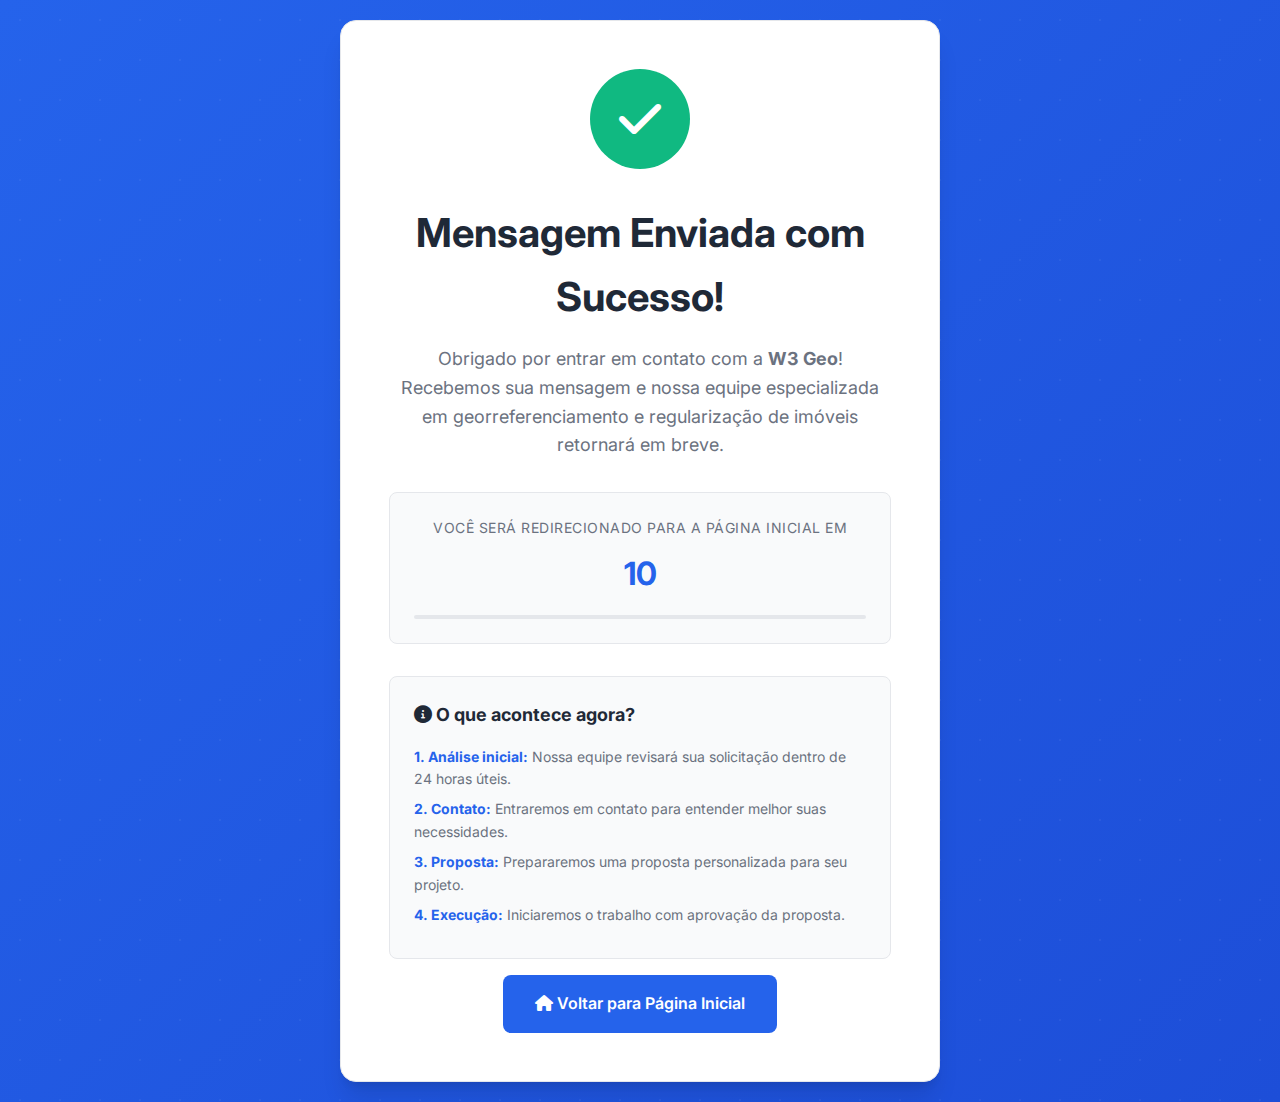
<file: obrigado.html>
<!DOCTYPE html>
<html lang="pt-BR">
<head>
    <meta charset="UTF-8">
    <meta name="viewport" content="width=device-width, initial-scale=1.0">
    <title>Mensagem Enviada com Sucesso - W3 Geo</title>
    <link rel="stylesheet" href="css/style.css">
    <link rel="stylesheet" href="https://cdnjs.cloudflare.com/ajax/libs/font-awesome/6.0.0/css/all.min.css">
    <link href="https://fonts.googleapis.com/css2?family=Inter:wght@300;400;500;600;700&display=swap" rel="stylesheet">
    <style>
        /* Additional styles for success page */
        .success-page {
            min-height: 100vh;
            display: flex;
            align-items: center;
            justify-content: center;
            background: linear-gradient(135deg, var(--primary-color) 0%, var(--primary-dark) 100%);
            position: relative;
            overflow: hidden;
        }

        .success-page::before {
            content: '';
            position: absolute;
            top: 0;
            left: 0;
            right: 0;
            bottom: 0;
            background: url('data:image/svg+xml,<svg xmlns="http://www.w3.org/2000/svg" viewBox="0 0 100 100"><circle cx="50" cy="50" r="2" fill="rgba(255,255,255,0.1)"/></svg>') repeat;
            background-size: 40px 40px;
        }

        .success-container {
            background: white;
            padding: 3rem;
            border-radius: 16px;
            box-shadow: var(--shadow-xl);
            text-align: center;
            max-width: 600px;
            margin: 20px;
            position: relative;
            z-index: 1;
            border: 1px solid var(--border-color);
        }

        .success-icon {
            width: 100px;
            height: 100px;
            background: var(--secondary-color);
            border-radius: 50%;
            display: flex;
            align-items: center;
            justify-content: center;
            margin: 0 auto 2rem;
            animation: successPulse 2s ease-in-out infinite;
        }

        .success-icon i {
            font-size: 3rem;
            color: white;
        }

        .success-title {
            font-size: 2.5rem;
            font-weight: 700;
            color: var(--text-primary);
            margin-bottom: 1rem;
        }

        .success-message {
            font-size: 1.125rem;
            color: var(--text-secondary);
            margin-bottom: 2rem;
            line-height: 1.6;
        }

        .countdown-timer {
            background: var(--background-light);
            padding: 1.5rem;
            border-radius: 8px;
            margin: 2rem 0;
            border: 1px solid var(--border-color);
        }

        .countdown-label {
            font-size: 0.875rem;
            color: var(--text-secondary);
            margin-bottom: 0.5rem;
            text-transform: uppercase;
            letter-spacing: 0.5px;
        }

        .countdown-number {
            font-size: 2rem;
            font-weight: 700;
            color: var(--primary-color);
            display: block;
        }

        .progress-bar {
            width: 100%;
            height: 4px;
            background: var(--border-color);
            border-radius: 2px;
            overflow: hidden;
            margin-top: 1rem;
        }

        .progress-fill {
            height: 100%;
            background: var(--primary-color);
            border-radius: 2px;
            transition: width 1s linear;
        }

        .btn-home {
            display: inline-block;
            padding: 1rem 2rem;
            background: var(--primary-color);
            color: white;
            text-decoration: none;
            border-radius: 8px;
            font-weight: 600;
            transition: all 0.3s ease;
            margin-top: 1rem;
        }

        .btn-home:hover {
            background: var(--primary-dark);
            transform: translateY(-2px);
            box-shadow: var(--shadow-md);
        }

        .contact-info-success {
            background: var(--background-light);
            padding: 1.5rem;
            border-radius: 8px;
            margin-top: 2rem;
            text-align: left;
            border: 1px solid var(--border-color);
        }

        .contact-info-success h4 {
            color: var(--text-primary);
            margin-bottom: 1rem;
            font-size: 1.125rem;
        }

        .contact-info-success p {
            color: var(--text-secondary);
            margin-bottom: 0.5rem;
            font-size: 0.875rem;
        }

        .contact-info-success strong {
            color: var(--primary-color);
        }

        @keyframes successPulse {
            0%, 100% {
                transform: scale(1);
                box-shadow: 0 0 0 0 rgba(16, 185, 129, 0.7);
            }
            50% {
                transform: scale(1.05);
                box-shadow: 0 0 0 10px rgba(16, 185, 129, 0);
            }
        }

        @keyframes fadeInUp {
            from {
                opacity: 0;
                transform: translateY(30px);
            }
            to {
                opacity: 1;
                transform: translateY(0);
            }
        }

        .success-container {
            animation: fadeInUp 0.6s ease-out;
        }

        /* Responsive adjustments */
        @media (max-width: 768px) {
            .success-container {
                padding: 2rem;
                margin: 15px;
            }
            
            .success-title {
                font-size: 2rem;
            }
            
            .success-icon {
                width: 80px;
                height: 80px;
            }
            
            .success-icon i {
                font-size: 2.5rem;
            }
        }

        @media (max-width: 480px) {
            .success-container {
                padding: 1.5rem;
            }
            
            .success-title {
                font-size: 1.75rem;
            }
            
            .countdown-number {
                font-size: 1.5rem;
            }
        }
    </style>
</head>
<body>
    <div class="success-page">
        <div class="success-container">
            <div class="success-icon">
                <i class="fas fa-check"></i>
            </div>
            
            <h1 class="success-title">Mensagem Enviada com Sucesso!</h1>
            
            <p class="success-message">
                Obrigado por entrar em contato com a <strong>W3 Geo</strong>! Recebemos sua mensagem e nossa equipe especializada em georreferenciamento e regularização de imóveis retornará em breve.
            </p>
            
            <div class="countdown-timer">
                <div class="countdown-label">Você será redirecionado para a página inicial em</div>
                <span class="countdown-number" id="countdown">10</span>
                <div class="progress-bar">
                    <div class="progress-fill" id="progressFill"></div>
                </div>
            </div>
            
            <div class="contact-info-success">
                <h4><i class="fas fa-info-circle"></i> O que acontece agora?</h4>
                <p><strong>1. Análise inicial:</strong> Nossa equipe revisará sua solicitação dentro de 24 horas úteis.</p>
                <p><strong>2. Contato:</strong> Entraremos em contato para entender melhor suas necessidades.</p>
                <p><strong>3. Proposta:</strong> Prepararemos uma proposta personalizada para seu projeto.</p>
                <p><strong>4. Execução:</strong> Iniciaremos o trabalho com aprovação da proposta.</p>
            </div>
            
            <a href="index.html" class="btn-home">
                <i class="fas fa-home"></i> Voltar para Página Inicial
            </a>
        </div>
    </div>

    <script>
        // Countdown timer and auto-redirect
        let timeLeft = 10;
        const countdownElement = document.getElementById('countdown');
        const progressFill = document.getElementById('progressFill');
        const totalTime = 10;
        
        function updateCountdown() {
            countdownElement.textContent = timeLeft;
            
            // Update progress bar
            const progress = ((totalTime - timeLeft) / totalTime) * 100;
            progressFill.style.width = progress + '%';
            
            if (timeLeft <= 0) {
                // Redirect to home page
                window.location.href = 'index.html';
            } else {
                timeLeft--;
                setTimeout(updateCountdown, 1000);
            }
        }
        
        // Start countdown when page loads
        updateCountdown();
        
        // Add some interactive elements
        document.addEventListener('DOMContentLoaded', function() {
            // Add click event to home button
            const homeBtn = document.querySelector('.btn-home');
            homeBtn.addEventListener('click', function(e) {
                e.preventDefault();
                window.location.href = 'index.html';
            });
            
            // Add pulse effect to success icon
            const successIcon = document.querySelector('.success-icon');
            setInterval(() => {
                successIcon.style.animation = 'none';
                setTimeout(() => {
                    successIcon.style.animation = 'successPulse 2s ease-in-out infinite';
                }, 10);
            }, 2000);
        });
        
        // Prevent back button issues
        window.history.pushState(null, null, window.location.href);
        window.onpopstate = function () {
            window.history.go(1);
        };
    </script>
</body>
</html>
</file>
<file: css/style.css>
/* Reset and Base Styles */
* {
    margin: 0;
    padding: 0;
    box-sizing: border-box;
}

:root {
    --primary-color: #2563eb;
    --primary-dark: #1d4ed8;
    --secondary-color: #10b981;
    --accent-color: #f59e0b;
    --text-primary: #1f2937;
    --text-secondary: #6b7280;
    --text-light: #9ca3af;
    --background-light: #f9fafb;
    --background-white: #ffffff;
    --border-color: #e5e7eb;
    --shadow-sm: 0 1px 2px 0 rgb(0 0 0 / 0.05);
    --shadow-md: 0 4px 6px -1px rgb(0 0 0 / 0.1), 0 2px 4px -2px rgb(0 0 0 / 0.1);
    --shadow-lg: 0 10px 15px -3px rgb(0 0 0 / 0.1), 0 4px 6px -4px rgb(0 0 0 / 0.1);
    --shadow-xl: 0 20px 25px -5px rgb(0 0 0 / 0.1), 0 8px 10px -6px rgb(0 0 0 / 0.1);
}

html {
    scroll-behavior: smooth;
}

body {
    font-family: 'Inter', -apple-system, BlinkMacSystemFont, 'Segoe UI', Roboto, sans-serif;
    line-height: 1.6;
    color: var(--text-primary);
    background-color: var(--background-white);
}

.container {
    max-width: 1200px;
    margin: 0 auto;
    padding: 0 20px;
}

/* Header and Navigation */
.header {
    position: fixed;
    top: 0;
    left: 0;
    right: 0;
    background-color: var(--background-white);
    border-bottom: 1px solid var(--border-color);
    z-index: 1000;
    box-shadow: var(--shadow-sm);
}

.navbar {
    padding: 1rem 0;
}

.nav-container {
    max-width: 1200px;
    margin: 0 auto;
    padding: 0 20px;
    display: flex;
    justify-content: space-between;
    align-items: center;
}

.nav-logo {
    display: flex;
    align-items: center;
    gap: 0.5rem;
    font-size: 1.5rem;
    font-weight: 700;
    color: var(--primary-color);
}

.nav-logo i {
    font-size: 2rem;
}

.nav-menu {
    display: flex;
    list-style: none;
    gap: 2rem;
}

.nav-link {
    text-decoration: none;
    color: var(--text-primary);
    font-weight: 500;
    transition: color 0.3s ease;
    position: relative;
}

.nav-link:hover {
    color: var(--primary-color);
}

.nav-link::after {
    content: '';
    position: absolute;
    bottom: -5px;
    left: 0;
    width: 0;
    height: 2px;
    background-color: var(--primary-color);
    transition: width 0.3s ease;
}

.nav-link:hover::after {
    width: 100%;
}

.hamburger {
    display: none;
    flex-direction: column;
    cursor: pointer;
}

.bar {
    width: 25px;
    height: 3px;
    background-color: var(--text-primary);
    margin: 3px 0;
    transition: 0.3s;
}

/* Hero Section */
.hero {
    padding: 120px 0 80px;
    background: linear-gradient(135deg, var(--primary-color) 0%, var(--primary-dark) 100%);
    color: white;
    position: relative;
    overflow: hidden;
}

.hero::before {
    content: '';
    position: absolute;
    top: 0;
    left: 0;
    right: 0;
    bottom: 0;
    background: url('data:image/svg+xml,<svg xmlns="http://www.w3.org/2000/svg" viewBox="0 0 100 100"><circle cx="50" cy="50" r="2" fill="rgba(255,255,255,0.1)"/></svg>') repeat;
    background-size: 40px 40px;
}

.hero-container {
    max-width: 1200px;
    margin: 0 auto;
    padding: 0 20px;
    display: grid;
    grid-template-columns: 1fr 1fr;
    gap: 4rem;
    align-items: center;
    position: relative;
    z-index: 1;
}

.hero-title {
    font-size: 3rem;
    font-weight: 700;
    line-height: 1.2;
    margin-bottom: 1.5rem;
}

.hero-description {
    font-size: 1.25rem;
    line-height: 1.6;
    margin-bottom: 2.5rem;
    opacity: 0.9;
}

.hero-buttons {
    display: flex;
    gap: 1rem;
    flex-wrap: wrap;
}

.btn {
    display: inline-block;
    padding: 1rem 2rem;
    text-decoration: none;
    border-radius: 8px;
    font-weight: 600;
    transition: all 0.3s ease;
    border: none;
    cursor: pointer;
    text-align: center;
    font-size: 1rem;
}

.btn-primary {
    background-color: var(--secondary-color);
    color: white;
}

.btn-primary:hover {
    background-color: #059669;
    transform: translateY(-2px);
    box-shadow: var(--shadow-lg);
}

.btn-secondary {
    background-color: transparent;
    color: white;
    border: 2px solid white;
}

.btn-secondary:hover {
    background-color: white;
    color: var(--primary-color);
    transform: translateY(-2px);
}

.hero-image {
    display: flex;
    justify-content: center;
    align-items: center;
}

.hero-icon {
    font-size: 12rem;
    opacity: 0.3;
    animation: float 6s ease-in-out infinite;
}

@keyframes float {
    0%, 100% { transform: translateY(0px); }
    50% { transform: translateY(-20px); }
}

/* Section Styles */
section {
    padding: 80px 0;
}

.section-header {
    text-align: center;
    margin-bottom: 4rem;
}

.section-title {
    font-size: 2.5rem;
    font-weight: 700;
    color: var(--text-primary);
    margin-bottom: 1rem;
}

.section-subtitle {
    font-size: 1.125rem;
    color: var(--text-secondary);
    max-width: 600px;
    margin: 0 auto;
}

/* Services Section */
.services {
    background-color: var(--background-light);
}

.services-grid {
    display: grid;
    grid-template-columns: repeat(auto-fit, minmax(350px, 1fr));
    gap: 2rem;
}

.service-card {
    background-color: var(--background-white);
    padding: 2.5rem;
    border-radius: 12px;
    box-shadow: var(--shadow-md);
    transition: all 0.3s ease;
    border: 1px solid var(--border-color);
}

.service-card:hover {
    transform: translateY(-5px);
    box-shadow: var(--shadow-xl);
    border-color: var(--primary-color);
}

.service-icon {
    width: 70px;
    height: 70px;
    background-color: var(--primary-color);
    border-radius: 50%;
    display: flex;
    align-items: center;
    justify-content: center;
    margin-bottom: 1.5rem;
}

.service-icon i {
    font-size: 1.75rem;
    color: white;
}

.service-card h3 {
    font-size: 1.5rem;
    font-weight: 600;
    color: var(--text-primary);
    margin-bottom: 1rem;
}

.service-card p {
    color: var(--text-secondary);
    margin-bottom: 1.5rem;
    line-height: 1.6;
}

.service-features {
    list-style: none;
}

.service-features li {
    padding: 0.5rem 0;
    color: var(--text-secondary);
    position: relative;
    padding-left: 1.5rem;
}

.service-features li::before {
    content: '✓';
    position: absolute;
    left: 0;
    color: var(--secondary-color);
    font-weight: bold;
}

/* Portfolio Section */
.portfolio-grid {
    display: grid;
    grid-template-columns: repeat(auto-fit, minmax(300px, 1fr));
    gap: 2rem;
}

.portfolio-item {
    background-color: var(--background-white);
    border-radius: 12px;
    overflow: hidden;
    box-shadow: var(--shadow-md);
    transition: all 0.3s ease;
}

.portfolio-item:hover {
    transform: translateY(-5px);
    box-shadow: var(--shadow-xl);
}

.portfolio-image {
    height: 200px;
    background-color: var(--primary-color);
    display: flex;
    align-items: center;
    justify-content: center;
}

.portfolio-image i {
    font-size: 4rem;
    color: white;
    opacity: 0.8;
}

.portfolio-content {
    padding: 1.5rem;
}

.portfolio-content h3 {
    font-size: 1.25rem;
    font-weight: 600;
    color: var(--text-primary);
    margin-bottom: 0.5rem;
}

.portfolio-content p {
    color: var(--text-secondary);
    margin-bottom: 1rem;
    line-height: 1.6;
}

.portfolio-tag {
    display: inline-block;
    background-color: var(--secondary-color);
    color: white;
    padding: 0.25rem 0.75rem;
    border-radius: 20px;
    font-size: 0.875rem;
    font-weight: 500;
}

/* About Section */
.about {
    background-color: var(--background-light);
}

.about-content {
    display: grid;
    grid-template-columns: 1fr 1fr;
    gap: 4rem;
    align-items: center;
}

.about-text h2 {
    font-size: 2.5rem;
    font-weight: 700;
    color: var(--text-primary);
    margin-bottom: 1.5rem;
}

.about-text p {
    color: var(--text-secondary);
    margin-bottom: 1.5rem;
    line-height: 1.8;
    font-size: 1.125rem;
}

.about-stats {
    display: flex;
    gap: 2rem;
    margin-top: 2rem;
}

.stat-item {
    text-align: center;
}

.stat-item h3 {
    font-size: 2rem;
    font-weight: 700;
    color: var(--primary-color);
    margin-bottom: 0.5rem;
}

.stat-item p {
    color: var(--text-secondary);
    font-weight: 500;
}

.about-image {
    display: flex;
    justify-content: center;
    align-items: center;
}

.about-image i {
    font-size: 12rem;
    color: var(--primary-color);
    opacity: 0.1;
}

/* Contact Section */
.contact-content {
    display: grid;
    grid-template-columns: 1fr 1fr;
    gap: 4rem;
}

.contact-item {
    display: flex;
    gap: 1rem;
    margin-bottom: 2rem;
}

.contact-icon {
    width: 50px;
    height: 50px;
    background-color: var(--primary-color);
    border-radius: 50%;
    display: flex;
    align-items: center;
    justify-content: center;
    flex-shrink: 0;
}

.contact-icon i {
    color: white;
    font-size: 1.25rem;
}

.contact-text h3 {
    font-size: 1.125rem;
    font-weight: 600;
    color: var(--text-primary);
    margin-bottom: 0.5rem;
}

.contact-text p {
    color: var(--text-secondary);
    line-height: 1.6;
}

/* Form Styles */
.contact-form {
    background-color: var(--background-white);
    padding: 2.5rem;
    border-radius: 12px;
    box-shadow: var(--shadow-md);
    border: 1px solid var(--border-color);
}

.form-group {
    margin-bottom: 1.5rem;
}

.form-group input,
.form-group select,
.form-group textarea {
    width: 100%;
    padding: 1rem;
    border: 2px solid var(--border-color);
    border-radius: 8px;
    font-size: 1rem;
    transition: border-color 0.3s ease;
    background-color: var(--background-white);
    color: var(--text-primary);
}

.form-group input:focus,
.form-group select:focus,
.form-group textarea:focus {
    outline: none;
    border-color: var(--primary-color);
}

.form-group textarea {
    resize: vertical;
    min-height: 120px;
}

.form-group select {
    cursor: pointer;
}

/* Footer */
.footer {
    background-color: var(--text-primary);
    color: white;
    padding: 3rem 0 1rem;
}

.footer-content {
    display: grid;
    grid-template-columns: repeat(auto-fit, minmax(250px, 1fr));
    gap: 2rem;
    margin-bottom: 2rem;
}

.footer-logo {
    display: flex;
    align-items: center;
    gap: 0.5rem;
    font-size: 1.5rem;
    font-weight: 700;
    margin-bottom: 1rem;
}

.footer-logo i {
    font-size: 2rem;
    color: var(--secondary-color);
}

.footer-section p {
    color: #d1d5db;
    margin-bottom: 1.5rem;
    line-height: 1.6;
}

.footer-section h3 {
    font-size: 1.25rem;
    font-weight: 600;
    margin-bottom: 1rem;
    color: white;
}

.footer-section ul {
    list-style: none;
}

.footer-section ul li {
    margin-bottom: 0.5rem;
}

.footer-section ul li a {
    color: #d1d5db;
    text-decoration: none;
    transition: color 0.3s ease;
}

.footer-section ul li a:hover {
    color: var(--secondary-color);
}

.social-links {
    display: flex;
    gap: 1rem;
}

.social-links a {
    width: 40px;
    height: 40px;
    background-color: rgba(255, 255, 255, 0.1);
    border-radius: 50%;
    display: flex;
    align-items: center;
    justify-content: center;
    color: white;
    transition: all 0.3s ease;
}

.social-links a:hover {
    background-color: var(--secondary-color);
    transform: translateY(-2px);
}

.footer-bottom {
    border-top: 1px solid #374151;
    padding-top: 2rem;
    text-align: center;
}

.footer-bottom p {
    color: #9ca3af;
}

/* Responsive Design */
@media (max-width: 768px) {
    .hamburger {
        display: flex;
    }
    
    .nav-menu {
        position: fixed;
        left: -100%;
        top: 70px;
        flex-direction: column;
        background-color: var(--background-white);
        width: 100%;
        text-align: center;
        transition: 0.3s;
        box-shadow: var(--shadow-md);
        padding: 2rem 0;
        gap: 1.5rem;
    }
    
    .nav-menu.active {
        left: 0;
    }
    
    .hero-container {
        grid-template-columns: 1fr;
        text-align: center;
        gap: 2rem;
    }
    
    .hero-title {
        font-size: 2.5rem;
    }
    
    .hero-icon {
        font-size: 8rem;
    }
    
    .services-grid {
        grid-template-columns: 1fr;
    }
    
    .about-content,
    .contact-content {
        grid-template-columns: 1fr;
        gap: 2rem;
    }
    
    .about-stats {
        justify-content: center;
    }
    
    .section-title {
        font-size: 2rem;
    }
    
    .btn {
        padding: 0.875rem 1.75rem;
        font-size: 0.875rem;
    }
}

@media (max-width: 480px) {
    .hero {
        padding: 100px 0 60px;
    }
    
    .hero-title {
        font-size: 2rem;
    }
    
    .hero-description {
        font-size: 1.125rem;
    }
    
    .hero-buttons {
        flex-direction: column;
        align-items: center;
    }
    
    .btn {
        width: 100%;
        max-width: 280px;
    }
    
    .service-card,
    .contact-form {
        padding: 1.5rem;
    }
    
    .about-stats {
        flex-direction: column;
        gap: 1rem;
    }
}

/* Animation for elements */
@keyframes fadeInUp {
    from {
        opacity: 0;
        transform: translateY(30px);
    }
    to {
        opacity: 1;
        transform: translateY(0);
    }
}

.fade-in-up {
    animation: fadeInUp 0.6s ease-out;
}

/* Utility Classes */
.text-center {
    text-align: center;
}

.text-primary {
    color: var(--primary-color);
}

.text-secondary {
    color: var(--secondary-color);
}

.mb-1 { margin-bottom: 0.5rem; }
.mb-2 { margin-bottom: 1rem; }
.mb-3 { margin-bottom: 1.5rem; }
.mb-4 { margin-bottom: 2rem; }

.mt-1 { margin-top: 0.5rem; }
.mt-2 { margin-top: 1rem; }
.mt-3 { margin-top: 1.5rem; }
.mt-4 { margin-top: 2rem; }

.p-1 { padding: 0.5rem; }
.p-2 { padding: 1rem; }
.p-3 { padding: 1.5rem; }
.p-4 { padding: 2rem; }
</file>
